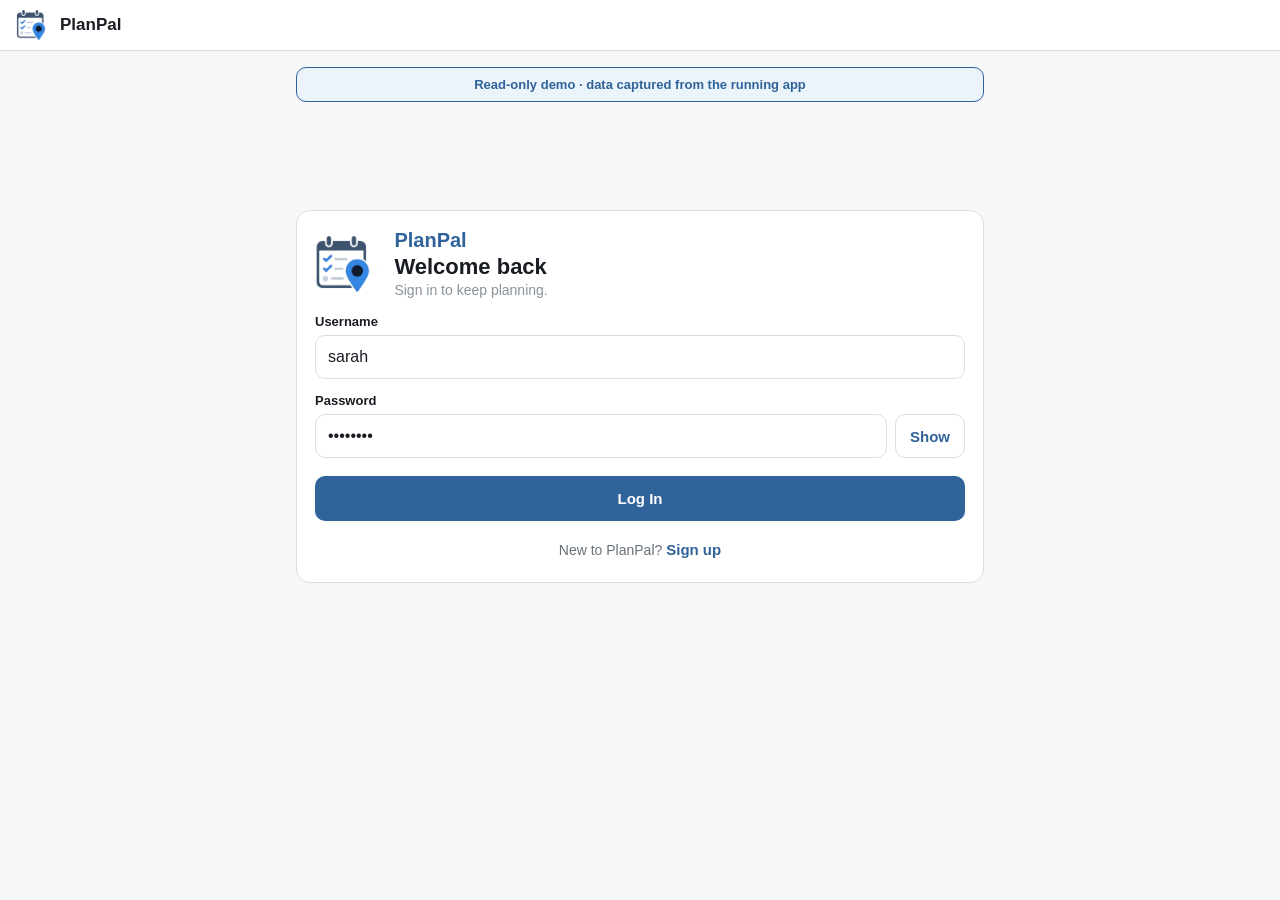
<file: docs/index.html>
<!doctype html>
<html lang="en">
<head>
<meta charset="utf-8">
<meta name="viewport" content="width=device-width, initial-scale=1, viewport-fit=cover">
<meta name="theme-color" content="#306399">
<title>PlanPal</title>
<link rel="stylesheet" href="style.css?v=cda48ec4">
</head>
<body>

<header id="topbar">
  <div class="brand"><img class="mark" src="logo-mark.png?v=042a091e" alt=""><span>PlanPal</span></div>
  <div class="topactions">
    <button id="help-btn" class="icon" title="Help" aria-label="Help" hidden>?</button>
    <button id="profile-btn" class="icon" title="Profile" aria-label="Profile" hidden>&#128100;</button>
    <button id="signout" class="link" hidden>Logout</button>
  </div>
</header>

<main id="main">

  <!-- ------------------------------------------------------------ login -->
  <section id="login-screen" class="screen">
    <div class="card login-card">
      <div class="auth-head">
        <img src="logo-mark.png?v=042a091e" alt="">
        <div>
          <div class="auth-name">PlanPal</div>
          <h1>Welcome back</h1>
          <p class="muted">Sign in to keep planning.</p>
        </div>
      </div>
      <label for="username">Username</label>
      <input id="username" autocapitalize="none" autocomplete="username">
      <label for="password">Password</label>
      <div class="password-row">
        <input id="password" type="password" autocomplete="current-password">
        <button class="ghost reveal" type="button" data-for="password">Show</button>
      </div>
      <p id="login-error" class="error" hidden></p>
      <button id="signin" class="primary">Log In</button>
      <p class="switch">New to PlanPal? <button id="to-signup" class="link">Sign up</button></p>
    </div>
  </section>

  <!-- ----------------------------------------------------------- signup -->
  <section id="signup-screen" class="screen" hidden>
    <div class="card login-card">
      <div class="auth-head">
        <img src="logo-mark.png?v=042a091e" alt="">
        <div>
          <div class="auth-name">PlanPal</div>
          <h1>Create your account</h1>
          <p class="muted">Start planning events with your friends.</p>
        </div>
      </div>
      <label for="su-username">Choose username</label>
      <input id="su-username" autocapitalize="none">
      <label for="su-display">Enter display name</label>
      <input id="su-display">
      <label for="su-email">Enter email</label>
      <input id="su-email" type="email" autocapitalize="none" inputmode="email">
      <label for="su-password">Choose password</label>
      <div class="password-row">
        <input id="su-password" type="password" autocomplete="new-password">
        <button class="ghost reveal" type="button" data-for="su-password">Show</button>
      </div>
      <div id="strength" class="strength" hidden>
        <div class="bars"><i></i><i></i><i></i></div>
        <ul id="rules" class="rules"></ul>
      </div>
      <p id="signup-error" class="error" hidden></p>
      <button id="signup" class="primary">Sign up</button>
      <p class="switch">Already have an account? <button id="to-login" class="link">Go to Login</button></p>
    </div>
  </section>

  <!-- ----------------------------------------------------------- events -->
  <section id="events-screen" class="screen" hidden>
    <div class="panel-head">
      <h1 id="greeting"></h1>
      <button id="new-event" class="add" aria-label="Create event">+</button>
    </div>
    <p class="muted" id="event-count"></p>

    <div id="event-form" class="card panel" hidden>
      <h2 class="panel-title" id="event-form-title">Create Event</h2>
      <label for="ev-name">Event name</label>
      <input id="ev-name">
      <label for="ev-desc">Description</label>
      <input id="ev-desc">
      <label for="ev-loc">Location</label>
      <input id="ev-loc">
      <label for="ev-budget">Budget</label>
      <input id="ev-budget" type="number" inputmode="decimal" step="0.01">
      <label for="ev-currency">Event currency</label>
      <select id="ev-currency"></select>
      <div class="two">
        <div><label for="ev-start">Start date</label><input id="ev-start" type="date"></div>
        <div><label for="ev-stime">Start time</label><input id="ev-stime" type="time"></div>
      </div>
      <div class="two">
        <div><label for="ev-end">End date</label><input id="ev-end" type="date"></div>
        <div><label for="ev-etime">End time</label><input id="ev-etime" type="time"></div>
      </div>
      <p id="ev-error" class="error" hidden></p>
      <button id="ev-save" class="primary">Save</button>
    </div>

    <div id="event-list"></div>
  </section>

  <!-- ------------------------------------------------------------ event -->
  <section id="event-screen" class="screen" hidden>
    <button id="back" class="link back">‹ All trips</button>

    <div class="card panel">
      <div class="panel-head">
        <h1 id="event-name"></h1>
        <div class="rowbtns">
          <label for="ev-photo" class="ghost small filelabel">Photo</label>
          <input id="ev-photo" type="file" accept="image/*" hidden>
          <button id="ev-report" class="ghost small">Export</button>
          <button id="edit-event" class="ghost small">Edit</button>
        </div>
      </div>
      <p class="detail" id="event-description"></p>
      <p class="detail" id="event-location"></p>
      <p class="detail" id="event-dates"></p>
    </div>

    <div class="card panel"><div class="stats" id="stats"></div></div>

    <div class="card panel">
      <div class="panel-head">
        <h2 class="panel-title">Attendees</h2>
        <button id="guest-toggle" class="add" aria-label="Add attendee">+</button>
      </div>
      <div id="guest-form" class="addform" hidden>
        <label for="guest-name">Username</label>
        <input id="guest-name" autocapitalize="none" placeholder="Search by username">
        <div id="guest-results" class="chips"></div>
        <p id="guest-error" class="error" hidden></p>
      </div>
      <div id="attendee-list"></div>
    </div>

    <div class="card panel">
      <div class="panel-head">
        <h2 class="panel-title">Activities</h2>
        <button id="act-toggle" class="add" aria-label="Add activity">+</button>
      </div>
      <div id="act-form" class="addform" hidden>
        <label for="act-name">Activity name</label>
        <input id="act-name">
        <div class="two">
          <div><label for="act-date">Date</label><input id="act-date" type="date"></div>
          <div><label for="act-time">Time</label><input id="act-time" type="time"></div>
        </div>
        <label for="act-loc">Location</label>
        <input id="act-loc">
        <p id="act-error" class="error" hidden></p>
        <button id="act-save" class="primary">Save activity</button>
      </div>
      <div id="activity-list"></div>
    </div>

    <div class="card panel">
      <div class="panel-head">
        <h2 class="panel-title">Expenses</h2>
        <button id="add-toggle" class="add" aria-label="Add expense">+</button>
      </div>
      <div id="add-form" class="addform" hidden>
        <h3 id="ex-form-title" class="formtitle">Add expense</h3>
        <label for="ex-name">What was it for?</label>
        <input id="ex-name" placeholder="Dinner">
        <label for="ex-amount">Amount</label>
        <input id="ex-amount" type="number" inputmode="decimal" step="0.01" placeholder="42.50">
        <label for="ex-payer">Who paid?</label>
        <select id="ex-payer"></select>
        <label>Split between</label>
        <div id="ex-debtors" class="chips"></div>
        <p id="ex-error" class="error" hidden></p>
        <button id="ex-save" class="primary">Add expense</button>
      </div>
      <div id="expense-list"></div>
    </div>

    <div class="card panel">
      <div class="panel-head">
        <h2 class="panel-title">Itinerary</h2>
        <button id="itin-load" class="ghost small">Load</button>
      </div>
      <div id="itinerary-list"><p class="empty">Tap Load to build the timeline.</p></div>
    </div>

    <div class="card panel">
      <h2 class="panel-title">Who Owes What</h2>
      <p class="detail">Current balances by attendee.</p>
      <div id="balance-list"></div>
    </div>

    <div class="card panel">
      <div class="panel-head">
        <h2 class="panel-title">Event Map</h2>
        <button id="map-load" class="ghost small">Load</button>
      </div>
      <div id="map-box"><p class="empty">Tap Load to plot the trip.</p></div>
    </div>

    <div class="card panel">
      <h2 class="panel-title">Weather at Location</h2>
      <div id="weather"><p class="empty">Loading…</p></div>
    </div>

    <div class="card panel">
      <div class="panel-head">
        <h2 class="panel-title">Location Insights</h2>
        <span class="detail nowrap">AI-generated estimates</span>
      </div>
      <div id="insight"><p class="empty">Loading…</p></div>
    </div>

    <button id="delete-event" class="danger wide">Delete this trip</button>
  </section>

  <!-- ---------------------------------------------------------- profile -->
  <section id="profile-screen" class="screen" hidden>
    <button class="link back" data-back>‹ Back</button>

    <div class="card panel">
      <div class="profile-head">
        <div id="avatar" class="avatar"></div>
        <div>
          <h1 id="pf-username"></h1>
          <p class="detail" id="pf-counts"></p>
        </div>
      </div>
      <label for="pf-photo" class="filelabel">Change photo</label>
      <input id="pf-photo" type="file" accept="image/*" hidden>
      <label for="pf-bio">Bio</label>
      <input id="pf-bio">
      <button id="pf-save" class="primary">Save</button>
    </div>

    <div class="card panel">
      <h2 class="panel-title">Find people</h2>
      <input id="find-user" placeholder="Search by name, then pick someone to follow">
      <div id="find-results"></div>
    </div>

    <div class="card panel">
      <div class="panel-head">
        <h2 class="panel-title" id="conn-title">Following</h2>
        <div class="segmented">
          <button id="tab-following" class="seg on">Following</button>
          <button id="tab-followers" class="seg">Followers</button>
        </div>
      </div>
      <div id="conn-list"></div>
    </div>

    <div class="card panel">
      <h2 class="panel-title">Preferred currency</h2>
      <select id="pref-currency"></select>
      <p class="detail">Every amount in PlanPal is shown in this currency.</p>
    </div>

    <div class="card panel">
      <h2 class="panel-title">Account Settings</h2>
      <label for="ac-display">Display name</label>
      <div class="password-row">
        <input id="ac-display"><button id="ac-display-save" class="ghost">Save</button>
      </div>
      <label for="ac-username">Username</label>
      <div class="password-row">
        <input id="ac-username" autocapitalize="none"><button id="ac-username-save" class="ghost">Save</button>
      </div>
      <label for="ac-address">Home address</label>
      <div class="password-row">
        <input id="ac-address"><button id="ac-address-save" class="ghost">Save</button>
      </div>
      <label for="ac-old">Current password</label>
      <input id="ac-old" type="password">
      <label for="ac-new">New password</label>
      <input id="ac-new" type="password">
      <label for="ac-confirm">Confirm new password</label>
      <input id="ac-confirm" type="password">
      <button id="ac-password-save" class="primary">Change password</button>
      <p id="ac-msg" class="error" hidden></p>
    </div>
  </section>

  <!-- ------------------------------------------------------------- help -->
  <section id="help-screen" class="screen" hidden>
    <button class="link back" data-back>‹ Back</button>
    <div class="card panel">
      <h1>How PlanPal works</h1>
      <h2 class="panel-title">Trips</h2>
      <p class="detail">Create a trip with a location, dates, a currency and a budget. Everything
        else hangs off it.</p>
      <h2 class="panel-title">Attendees</h2>
      <p class="detail">Add the people coming. Only attendees can be part of a shared expense.</p>
      <h2 class="panel-title">Activities</h2>
      <p class="detail">Give each plan a date, time and place. PlanPal checks it fits inside the
        trip and does not clash with anything already booked, then builds an itinerary with
        travel estimates between locations.</p>
      <h2 class="panel-title">Expenses</h2>
      <p class="detail">Record what was paid, by whom, and in which currency. Split it evenly or
        pick exactly who shares it. Settle an expense once someone has paid it back.</p>
      <h2 class="panel-title">Who owes what</h2>
      <p class="detail">PlanPal nets every expense out and shows each person a single number in
        your preferred display currency.</p>
      <h2 class="panel-title">Your profile</h2>
      <p class="detail">Change your photo, bio, display name, username, home address and password.
        Follow other users to find them faster when adding attendees.</p>
    </div>
  </section>

</main>

<div id="toast" class="toast" hidden></div>
<script src="demo.js?v=1a82c47f"></script>
<script src="app.js?v=e6b1091e"></script>
</body>
</html>
</file>
<file: docs/style.css>
/* Taken from PlanPalTheme so the web client matches the desktop app exactly. */
:root {
  --primary: rgb(48, 99, 153);        /* PlanPalTheme.PRIMARY */
  --primary-light: rgb(235, 243, 251);/* PRIMARY_LIGHT */
  --page: rgb(246, 247, 249);         /* PAGE_BACKGROUND */
  --card: #ffffff;                    /* CARD_BACKGROUND */
  --text: rgb(25, 29, 35);            /* TEXT_PRIMARY */
  --secondary: rgb(105, 113, 124);    /* TEXT_SECONDARY */
  --muted: rgb(139, 146, 155);        /* TEXT_MUTED */
  --border: rgb(218, 222, 227);       /* BORDER */
  --good: rgb(24, 128, 74);           /* SUCCESS */
  --owe: rgb(190, 78, 11);            /* WARNING */
  --danger: rgb(190, 45, 45);         /* ERROR */
  --radius: 14px;
}

* { box-sizing: border-box; -webkit-tap-highlight-color: transparent; }

body {
  margin: 0;
  overflow-x: hidden;
  font-family: -apple-system, BlinkMacSystemFont, "Segoe UI", Roboto, sans-serif;
  background: var(--page);
  color: var(--text);
  padding-bottom: env(safe-area-inset-bottom);
}

#topbar {
  position: sticky;
  top: 0;
  z-index: 10;
  display: flex;
  align-items: center;
  justify-content: space-between;
  gap: 12px;
  padding: max(env(safe-area-inset-top), 10px) 16px 10px;
  background: var(--card);
  border-bottom: 1px solid var(--border);
}

.brand { display: flex; align-items: center; gap: 9px; font-weight: 700; font-size: 17px; }

.mark {
  width: auto; height: 30px;
  display: block;
}

.auth-head {
  display: flex;
  align-items: center;
  gap: 14px;
  margin-bottom: 16px;
}

.auth-head img { width: auto; height: 56px; display: block; }
.auth-head .auth-name { color: var(--primary); font-weight: 700; font-size: 20px; }
.auth-head h1 { margin: 2px 0 2px; }
.auth-head .muted { margin: 0; }

#main { padding: 16px; max-width: 720px; margin: 0 auto; }

h1 { font-size: 22px; margin: 4px 0 6px; }
.muted { color: var(--muted); font-size: 14px; margin: 0 0 16px; }

.card {
  background: var(--card);
  border: 1px solid var(--border);
  border-radius: var(--radius);
  padding: 18px;
}

.login-card { margin-top: 12vh; }

label { display: block; font-size: 13px; font-weight: 600; margin: 14px 0 6px; }

input {
  width: 100%;
  font-size: 16px; /* 16px stops iOS zooming on focus */
  padding: 12px;
  border: 1px solid var(--border);
  border-radius: 10px;
  background: #fff;
  color: var(--text);
}
input:focus { outline: 2px solid var(--primary); outline-offset: 1px; }

.password-row { display: flex; gap: 8px; }
/* min-width:0 stops the 100%-wide input from pushing the button out of the row. */
.password-row input { flex: 1 1 auto; width: auto; min-width: 0; }
.password-row .ghost { flex: 0 0 auto; }

button { font-family: inherit; font-size: 15px; cursor: pointer; }

.primary {
  width: 100%;
  margin-top: 18px;
  padding: 14px;
  border: none;
  border-radius: 10px;
  background: var(--primary);
  color: #fff;
  font-weight: 600;
}
.primary:active { opacity: .85; }
.primary[disabled] { opacity: .6; }

.ghost {
  padding: 0 14px;
  border: 1px solid var(--border);
  border-radius: 10px;
  background: #fff;
  color: var(--primary);
  font-weight: 600;
}

.link { border: none; background: none; color: var(--primary); font-weight: 600; padding: 6px 0; }
.back { margin-bottom: 6px; }

.error { color: var(--danger); font-size: 14px; margin: 12px 0 0; }

/* Event list */
.event {
  display: block;
  width: 100%;
  text-align: left;
  background: var(--card);
  border: 1px solid var(--border);
  border-left: 4px solid var(--primary);
  border-radius: var(--radius);
  padding: 14px 16px;
  margin-bottom: 10px;
}
.event strong { display: block; font-size: 16px; margin-bottom: 3px; }
.event span { color: var(--muted); font-size: 13px; }

/* Stats */
.stats { display: grid; grid-template-columns: repeat(2, 1fr); gap: 12px; }
.stat { padding: 2px; }
.stat b { display: block; font-size: 18px; margin: 2px 0 1px; }
.stat em { display: block; font-style: normal; color: var(--muted); font-size: 11px; }
.stat span { color: var(--secondary); font-size: 11px; text-transform: uppercase; letter-spacing: .04em; }

/* Dashboard panels, stacked in the desktop's reading order */
.panel { margin-bottom: 14px; padding: 16px; }
.panel-head { display: flex; align-items: center; justify-content: space-between; gap: 12px; }
.panel-title { font-size: 17px; font-weight: 700; margin: 0 0 4px; }
.detail { color: var(--secondary); font-size: 13px; margin: 0 0 4px; padding-left: 6px; }
#event-header h1 { margin-bottom: 8px; }

.add {
  flex: 0 0 auto;
  width: 34px; height: 34px;
  border: none;
  border-radius: 9px;
  background: var(--primary);
  color: #fff;
  font-size: 19px;
  line-height: 1;
}

/* Rows */
.row {
  display: flex;
  align-items: flex-start;
  justify-content: space-between;
  gap: 12px;
  /* A row with three actions is wider than a phone, so let the buttons drop to
     their own line rather than squeezing the description into a column. */
  flex-wrap: wrap;
  padding: 12px 2px;
  border-bottom: 1px solid var(--border);
}
.row:last-child { border-bottom: none; }
.row > div:first-child { flex: 1 1 55%; min-width: 0; }
.row .who { font-size: 13px; color: var(--muted); margin-top: 2px; }
.row .amount { text-align: right; white-space: nowrap; font-weight: 600; }
.row .amount small { display: block; font-weight: 400; color: var(--muted); font-size: 12px; }

.pill { display: inline-block; font-size: 11px; font-weight: 700; padding: 3px 9px; border-radius: 999px; margin-top: 5px; }
.paid { background: #e7f4ec; color: var(--good); }
.unpaid { background: #fdefe3; color: var(--owe); }

.gets { color: var(--good); font-weight: 700; }
.owes { color: var(--owe); font-weight: 700; }

.empty { color: var(--muted); font-size: 14px; padding: 18px; text-align: center; }

.wide { width: 100%; padding: 12px; margin-bottom: 12px; }
.addform { border-bottom: 1px solid var(--border); padding-bottom: 16px; margin-bottom: 6px; }

select {
  width: 100%;
  font-size: 16px;
  padding: 12px;
  border: 1px solid var(--border);
  border-radius: 10px;
  background: #fff;
  color: var(--text);
}

.chips { display: flex; flex-wrap: wrap; gap: 7px; }
.chip {
  padding: 8px 13px;
  border: 1px solid var(--border);
  border-radius: 999px;
  background: var(--card);
  color: var(--muted);
  font-size: 14px;
  font-weight: 600;
}
.chip.on { background: var(--primary); border-color: var(--primary); color: #fff; }

.pay {
  align-self: center;
  padding: 7px 13px;
  border: 1px solid var(--border);
  border-radius: 999px;
  background: var(--card);
  color: var(--primary);
  font-size: 13px;
  font-weight: 700;
}
.pay[disabled] { opacity: .5; }

/* Weather, insights and itinerary panels */
.small { padding: 6px 12px; font-size: 13px; }
.nowrap { white-space: nowrap; padding-left: 0; }

.temp { display: flex; align-items: baseline; gap: 12px; margin-bottom: 4px; }
.temp b { font-size: 30px; font-weight: 700; }
.temp span { font-weight: 600; }
.forecast { display: grid; grid-template-columns: repeat(3, 1fr); gap: 8px; margin-top: 14px; }
.day { text-align: center; padding: 10px 4px; border: 1px solid var(--border); border-radius: 10px; }
.day span { display: block; color: var(--secondary); font-size: 11px; text-transform: uppercase; }
.day b { display: block; font-size: 16px; margin: 3px 0 1px; }
.day em { font-style: normal; color: var(--muted); font-size: 11px; }

.score { display: flex; align-items: center; justify-content: space-between; gap: 12px; padding: 9px 2px; border-bottom: 1px solid var(--border); }
.score:last-of-type { border-bottom: none; }
.score span { color: var(--secondary); font-size: 12px; text-transform: uppercase; letter-spacing: .03em; }
.score b { font-size: 14px; white-space: nowrap; }

.tags { display: flex; flex-wrap: wrap; gap: 7px; margin-top: 12px; }
.tag { background: var(--primary-light); color: var(--primary); font-size: 12px; font-weight: 600; padding: 5px 11px; border-radius: 999px; }

.travel { color: var(--secondary); font-size: 12px; padding: 6px 2px 6px 14px; border-left: 2px solid var(--border); margin-left: 4px; }
.travel.warn { color: var(--owe); }

/* Screens added for signup, profile, help and the row actions */
.topactions { display: flex; align-items: center; gap: 8px; }
.icon {
  width: 32px; height: 32px; border: 1px solid var(--border); border-radius: 9px;
  background: var(--card); color: var(--primary); font-size: 15px; line-height: 1;
}
.switch { text-align: center; font-size: 14px; color: var(--secondary); margin: 14px 0 0; }
.two { display: grid; grid-template-columns: 1fr 1fr; gap: 10px; }

.strength { margin-top: 10px; }
.bars { display: grid; grid-template-columns: repeat(3, 1fr); gap: 5px; }
.bars i { height: 5px; border-radius: 3px; background: var(--border); }
.bars i.on { background: var(--owe); }
.rules { list-style: none; padding: 0; margin: 9px 0 0; }
.rules li { color: var(--muted); font-size: 12px; line-height: 1.7; }
.rules li.met { color: var(--good); }

.rowbtns { display: flex; align-items: center; gap: 6px; flex: 0 0 auto; margin-left: auto; }
.danger-text { color: var(--danger); }
.danger {
  border: 1px solid var(--danger); border-radius: 10px;
  background: var(--card); color: var(--danger); font-weight: 600; padding: 12px;
}

.person { display: flex; align-items: center; gap: 10px; }
.avatar {
  position: relative;
  width: 64px; height: 64px; border-radius: 50%; overflow: hidden; flex: 0 0 auto;
  display: grid; place-items: center; background: var(--primary); color: #fff;
  font-weight: 700; font-size: 24px;
}
.avatar.small { width: 32px; height: 32px; font-size: 14px; }
/* Positioned rather than sized in percentages: inside the grid container a percentage
   width resolves against an auto track and collapses the image to a sliver. */
.avatar img {
  position: absolute; inset: 0;
  width: 100%; height: 100%; object-fit: cover; display: block;
}
.profile-head { display: flex; align-items: center; gap: 14px; margin-bottom: 6px; }
.profile-head h1 { margin: 0; }
.filelabel {
  display: inline-flex; align-items: center; justify-content: center;
  margin: 0; cursor: pointer; color: var(--primary); font-weight: 600;
}
.panel-head .rowbtns .ghost, .panel-head .rowbtns .filelabel {
  padding: 6px 12px; font-size: 13px; line-height: 1.3; white-space: nowrap;
}

.segmented { display: flex; gap: 4px; }
.seg {
  padding: 6px 11px; border: 1px solid var(--border); border-radius: 999px;
  background: var(--card); color: var(--muted); font-size: 12px; font-weight: 600;
}
.seg.on { background: var(--primary-light); color: var(--primary); border-color: var(--primary); }

.toast {
  position: fixed; left: 50%; bottom: 24px; transform: translateX(-50%);
  background: var(--text); color: #fff; font-size: 14px;
  padding: 11px 18px; border-radius: 999px; z-index: 50; max-width: 90vw;
}

.formtitle { font-size: 15px; margin: 0 0 4px; }
#map-box iframe { width: 100%; height: 260px; border: 1px solid var(--border); border-radius: 10px; }
.maplist { margin-top: 10px; }

.demo-banner {
  background: var(--primary-light); color: var(--primary);
  border: 1px solid var(--primary); border-radius: 10px;
  padding: 9px 12px; margin-bottom: 14px; font-size: 13px; font-weight: 600;
  text-align: center;
}
</file>
